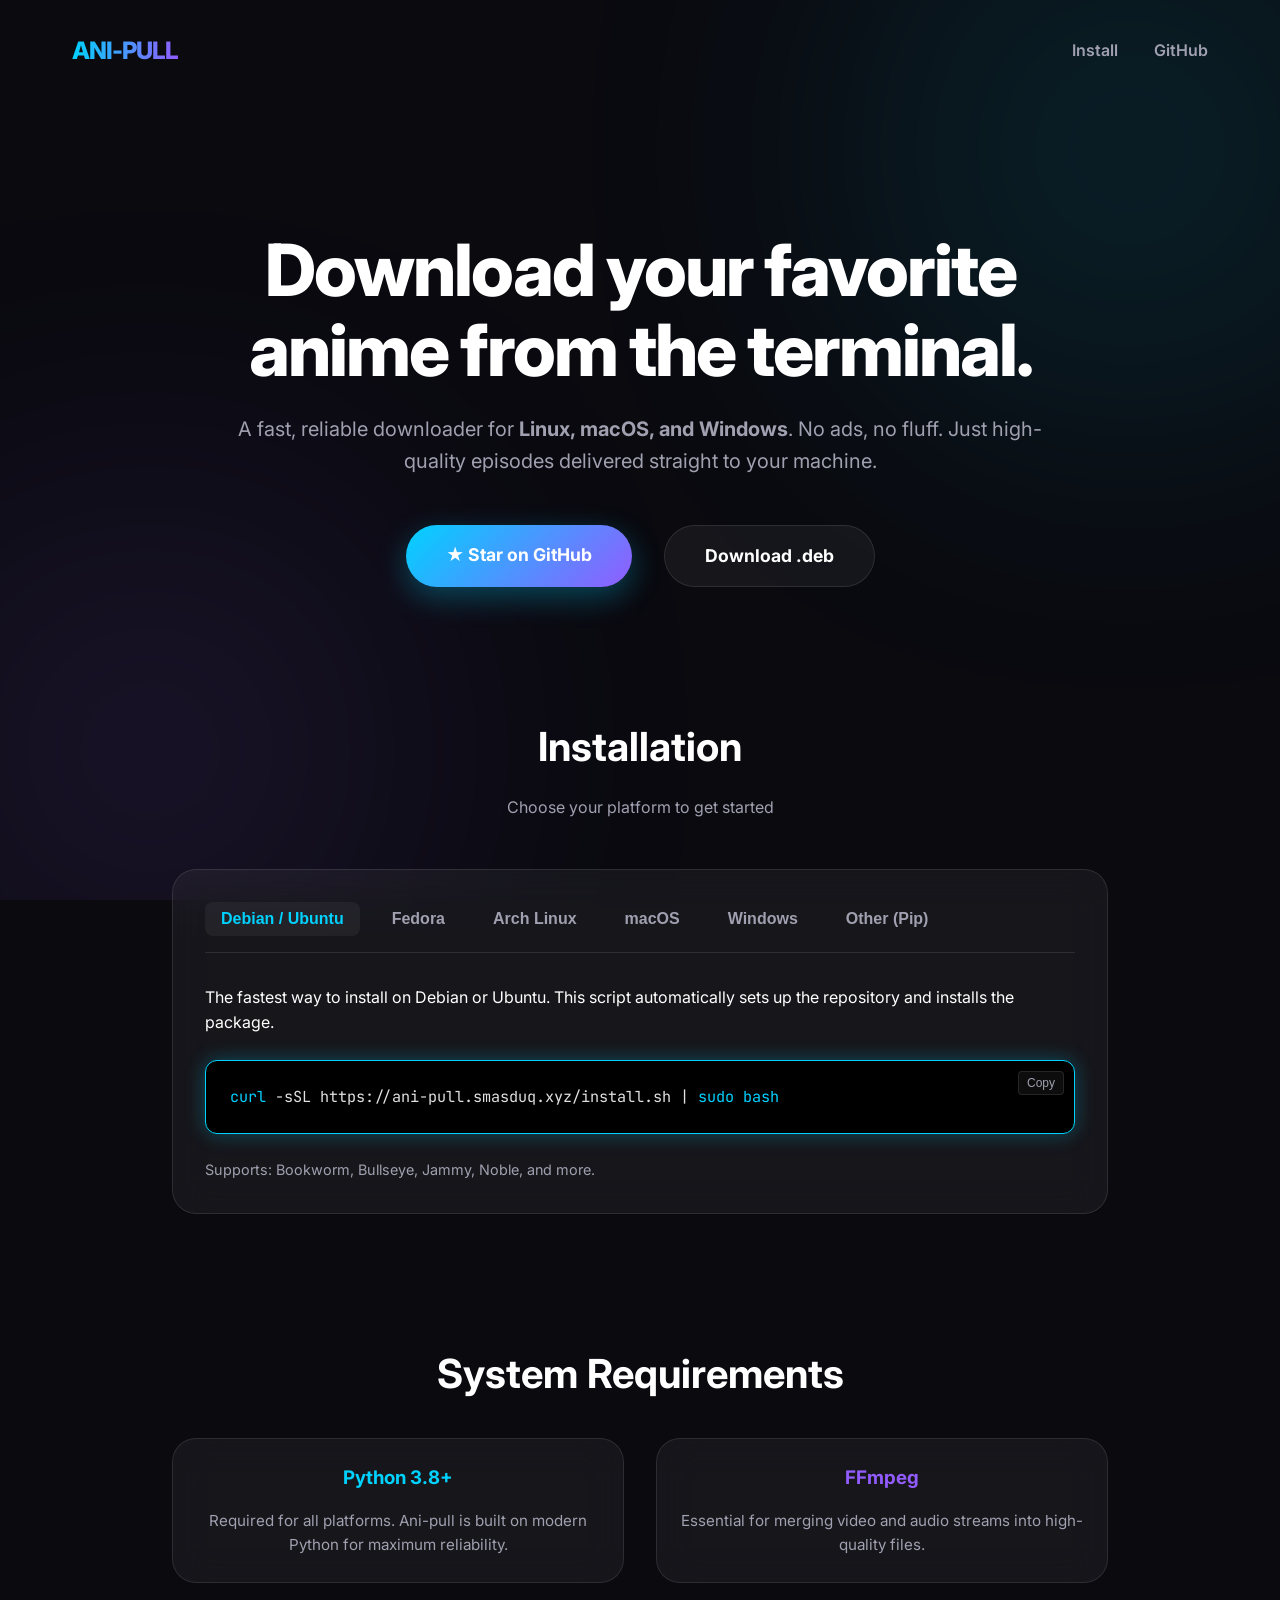
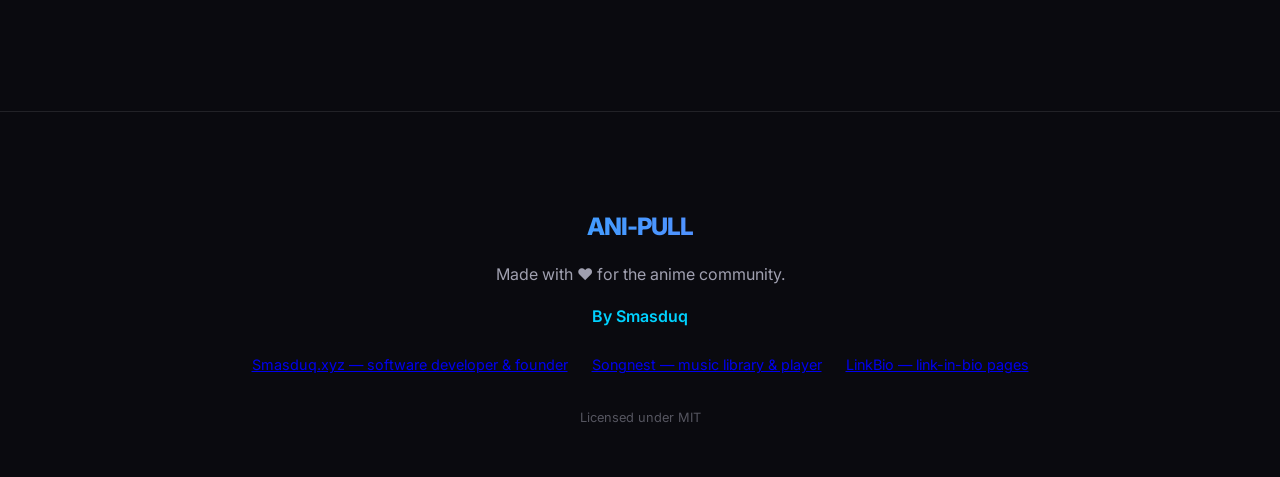
<file: index.html>
<!DOCTYPE html>
<html lang="en">

<head>
    <meta charset="UTF-8">
    <meta name="viewport" content="width=device-width, initial-scale=1.0">
    <title>Ani-Pull | High Performance Anime Downloader</title>
    <meta name="description"
        content="Ani-Pull is a fast, reliable anime downloader for Linux, macOS, and Windows. No ads, no fluff — just high-quality episodes delivered straight to your machine.">
    <link rel="canonical" href="https://ani-pull.smasduq.xyz/">
    <link rel="icon" type="image/png" href="/favicon.png">
    <meta property="og:type" content="website">
    <meta property="og:site_name" content="Ani-Pull">
    <meta property="og:url" content="https://ani-pull.smasduq.xyz/">
    <meta property="og:title" content="Ani-Pull | High Performance Anime Downloader">
    <meta property="og:description"
        content="A fast, reliable anime downloader for Linux, macOS, and Windows. No ads, no fluff — just high-quality episodes delivered straight to your machine.">
    <meta property="og:image" content="https://ani-pull.smasduq.xyz/og-card.jpg">
    <meta property="og:image:width" content="1200">
    <meta property="og:image:height" content="630">
    <meta name="twitter:card" content="summary_large_image">
    <meta name="twitter:title" content="Ani-Pull | High Performance Anime Downloader">
    <meta name="twitter:description"
        content="A fast, reliable anime downloader for Linux, macOS, and Windows. No ads, no fluff — just high-quality episodes delivered straight to your machine.">
    <meta name="twitter:image" content="https://ani-pull.smasduq.xyz/og-card.jpg">
    <link rel="stylesheet" href="style.css">
    <script type="application/ld+json">
        {
            "@context": "https://schema.org",
            "@type": "SoftwareApplication",
            "name": "Ani-Pull",
            "url": "https://ani-pull.smasduq.xyz/",
            "description": "A fast, reliable anime downloader for Linux, macOS, and Windows. No ads, no fluff — just high-quality episodes delivered straight to your machine.",
            "applicationCategory": "MultimediaApplication",
            "operatingSystem": "Linux, macOS, Windows",
            "isAccessibleForFree": true,
            "license": "https://opensource.org/license/mit",
            "downloadUrl": "https://github.com/Smasduq/ani-pull/releases/latest",
            "codeRepository": "https://github.com/Smasduq/ani-pull"
        }
    </script>
</head>

<body>
    <div class="bg-glow"></div>

    <header>
        <div class="logo">ANI-PULL</div>
        <nav class="nav-links">
            <a href="#install">Install</a>
            <a href="https://github.com/Smasduq/ani-pull" target="_blank">GitHub</a>
        </nav>
    </header>

    <main>
        <section class="hero">
            <h1>Download your favorite anime <span>from the terminal.</span></h1>
            <p>A fast, reliable downloader for <b>Linux, macOS, and Windows</b>. No ads, no fluff. Just high-quality
                episodes delivered straight to your machine.</p>
            <div style="display: flex; justify-content: center; gap: 1rem;">
                <a href="https://github.com/Smasduq/ani-pull" target="_blank" class="btn-primary">★ Star on GitHub</a>
                <a href="https://github.com/Smasduq/ani-pull/releases/latest" class="btn-secondary">Download .deb</a>
            </div>
        </section>

        <section class="install-section" id="install">
            <h2 style="text-align: center; font-size: 2.5rem; margin-bottom: 1rem;">Installation</h2>
            <p style="text-align: center; color: var(--text-dim); margin-bottom: 2rem;">Choose your platform to get
                started</p>

            <div class="tabs-container">
                <div class="tabs-header">
                    <button class="tab-btn active" onclick="showTab('debian')">Debian / Ubuntu</button>
                    <button class="tab-btn" onclick="showTab('fedora')">Fedora</button>
                    <button class="tab-btn" onclick="showTab('arch')">Arch Linux</button>
                    <button class="tab-btn" onclick="showTab('macos')">macOS</button>
                    <button class="tab-btn" onclick="showTab('windows')">Windows</button>
                    <button class="tab-btn" onclick="showTab('python')">Other (Pip)</button>
                </div>

                <!-- Debian Tab -->
                <div id="debian" class="tab-content active">
                    <p style="margin-bottom: 1.5rem;">The fastest way to install on Debian or Ubuntu. This script
                        automatically sets up the repository and installs the package.</p>
                    <div class="code-block" style="border-color: var(--primary); box-shadow: 0 0 20px var(--glow);">
                        <button class="copy-btn">Copy</button>
                        <span>curl</span> -sSL https://ani-pull.smasduq.xyz/install.sh | <span>sudo bash</span>
                    </div>
                    <p style="margin-top: 1.5rem; color: var(--text-dim); font-size: 0.9rem;">Supports: Bookworm,
                        Bullseye, Jammy, Noble, and more.</p>
                </div>

                <!-- macOS Tab -->
                <div id="macos" class="tab-content">
                    <p style="margin-bottom: 1.5rem;">Install using <code>pip</code>. macOS users should also install
                        <code>ffmpeg</code> via Homebrew.
                    </p>
                    <div class="code-block">
                        <button class="copy-btn">Copy</button>
                        brew install ffmpeg<br>
                        pip3 install ani-pull
                    </div>
                </div>

                <!-- Fedora Tab -->
                <div id="fedora" class="tab-content">
                    <p style="margin-bottom: 1.5rem;">Native support for Fedora and other RPM-based distributions.</p>
                    <div style="margin-bottom: 2rem;">
                        <a href="https://github.com/Smasduq/ani-pull/releases/latest" class="btn-secondary"
                            style="margin-left: 0; padding: 0.8rem 1.5rem; font-size: 0.9rem;">Download .rpm</a>
                    </div>
                    <div class="code-block">
                        <button class="copy-btn">Copy</button>
                        <span># Install using dnf</span><br>
                        sudo dnf install ./ani-pull-1.1.0-1.noarch.rpm
                    </div>
                </div>

                <!-- Arch Tab -->
                <div id="arch" class="tab-content">
                    <p style="margin-bottom: 1rem;">Build from the official PKGBUILD.</p>
                    <div class="code-block">
                        <button class="copy-btn">Copy</button>
                        git clone https://github.com/Smasduq/ani-pull<br>
                        cd ani-pull/packaging/arch<br>
                        <span>makepkg -si</span>
                    </div>
                </div>

                <!-- Windows Tab -->
                <div id="windows" class="tab-content">
                    <p style="margin-bottom: 1.5rem;">Install on Windows using <code>pip</code>. You will also need <code>ffmpeg</code> installed on your system path.</p>
                    <div class="code-block">
                        <button class="copy-btn">Copy</button>
                        <span># Install ffmpeg via winget</span><br>
                        winget install ffmpeg<br><br>
                        <span># Install ani-pull</span><br>
                        pip install ani-pull
                    </div>
                </div>

                <!-- Python Tab -->
                <div id="python" class="tab-content">
                    <p style="margin-bottom: 1rem;">Install as a standard Python package.</p>
                    <div class="code-block">
                        <button class="copy-btn">Copy</button>
                        pip install ani-pull
                    </div>
                </div>
            </div>
        </section>

        <section style="padding: 4rem 2rem; max-width: 1000px; margin: 0 auto; text-align: center;">
            <h2 style="font-size: 2.5rem; margin-bottom: 2rem;">System Requirements</h2>
            <div style="display: grid; grid-template-columns: repeat(auto-fit, minmax(250px, 1fr)); gap: 2rem;">
                <div class="tabs-container" style="margin-top: 0; padding: 1.5rem;">
                    <h3 style="color: var(--primary); margin-bottom: 1rem;">Python 3.8+</h3>
                    <p style="color: var(--text-dim); font-size: 0.95rem;">Required for all platforms. Ani-pull is built
                        on modern Python for maximum reliability.</p>
                </div>
                <div class="tabs-container" style="margin-top: 0; padding: 1.5rem;">
                    <h3 style="color: var(--secondary); margin-bottom: 1rem;">FFmpeg</h3>
                    <p style="color: var(--text-dim); font-size: 0.95rem;">Essential for merging video and audio streams
                        into high-quality files.</p>
                </div>
            </div>
        </section>
    </main>

    <footer>
        <div class="footer-content">
            <div class="logo" style="margin-bottom: 1rem;">ANI-PULL</div>
            <p>Made with ❤️ for the anime community.</p>
            <div class="author">By Smasduq</div>
            <nav aria-label="Other projects by Smasduq"
                style="margin-top: 1.5rem; display: flex; flex-wrap: wrap; gap: 0.75rem 1.5rem; justify-content: center; font-size: 0.9rem;">
                <a href="https://smasduq.xyz">Smasduq.xyz — software developer &amp; founder</a>
                <a href="https://songnest.smasduq.xyz">Songnest — music library &amp; player</a>
                <a href="https://link.smasduq.xyz">LinkBio — link-in-bio pages</a>
            </nav>
            <p style="margin-top: 2rem; font-size: 0.8rem; opacity: 0.5;">Licensed under MIT</p>
        </div>
    </footer>

    <script>
        function showTab(tabId) {
            // Remove active class from all buttons and contents
            document.querySelectorAll('.tab-btn').forEach(btn => btn.classList.remove('active'));
            document.querySelectorAll('.tab-content').forEach(content => content.classList.remove('active'));

            // Add active class to selected button and content
            event.currentTarget.classList.add('active');
            document.getElementById(tabId).classList.add('active');
        }

        // Simple Copy Logic
        document.querySelectorAll('.copy-btn').forEach(btn => {
            btn.addEventListener('click', () => {
                const code = btn.parentElement.innerText.replace('Copy', '').trim();
                navigator.clipboard.writeText(code);
                const originalText = btn.innerText;
                btn.innerText = 'Copied!';
                setTimeout(() => btn.innerText = originalText, 2000);
            });
        });
    </script>
</body>

</html>
</file>
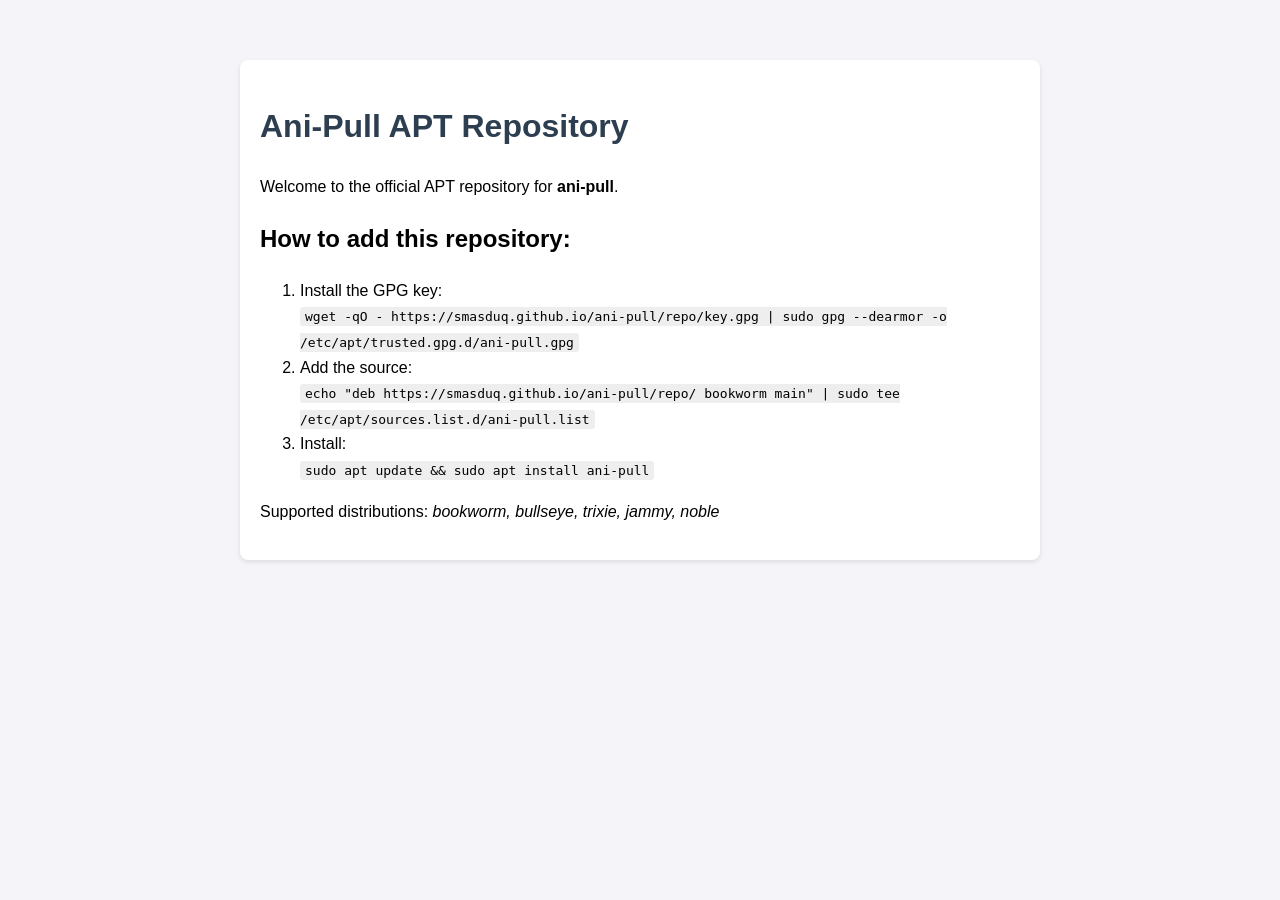
<file: repo/index.html>
<!DOCTYPE html>
<html lang="en">
<head>
    <meta charset="UTF-8">
    <meta name="viewport" content="width=device-width, initial-scale=1.0">
    <title>Ani-Pull APT Repository</title>
    <style>
        body { font-family: sans-serif; line-height: 1.6; max-width: 800px; margin: 40px auto; padding: 20px; background: #f4f4f9; }
        h1 { color: #2c3e50; }
        code { background: #eee; padding: 2px 5px; border-radius: 3px; }
        .box { background: #fff; padding: 20px; border-radius: 8px; box-shadow: 0 2px 5px rgba(0,0,0,0.1); }
    </style>
</head>
<body>
    <div class="box">
        <h1>Ani-Pull APT Repository</h1>
        <p>Welcome to the official APT repository for <strong>ani-pull</strong>.</p>
        
        <h2>How to add this repository:</h2>
        <ol>
            <li>Install the GPG key:<br>
                <code>wget -qO - https://smasduq.github.io/ani-pull/repo/key.gpg | sudo gpg --dearmor -o /etc/apt/trusted.gpg.d/ani-pull.gpg</code>
            </li>
            <li>Add the source:<br>
                <code>echo "deb https://smasduq.github.io/ani-pull/repo/ bookworm main" | sudo tee /etc/apt/sources.list.d/ani-pull.list</code>
            </li>
            <li>Install:<br>
                <code>sudo apt update && sudo apt install ani-pull</code>
            </li>
        </ol>
        <p>Supported distributions: <em>bookworm, bullseye, trixie, jammy, noble</em></p>
    </div>
</body>
</html>
</file>
<file: style.css>
@import url('https://fonts.googleapis.com/css2?family=Inter:wght@300;400;600;800&family=JetBrains+Mono&display=swap');

:root {
    --bg: #0a0a0f;
    --card-bg: rgba(255, 255, 255, 0.03);
    --border: rgba(255, 255, 255, 0.1);
    --primary: #00d2ff;
    --secondary: #925cff;
    --text: #ffffff;
    --text-dim: #a0a0b0;
    --accent: #3a86ff;
    --glass: rgba(255, 255, 255, 0.05);
    --glow: rgba(0, 210, 255, 0.3);
}

* {
    margin: 0;
    padding: 0;
    box-sizing: border-box;
}

body {
    background-color: var(--bg);
    color: var(--text);
    font-family: 'Inter', sans-serif;
    line-height: 1.6;
    overflow-x: hidden;
}

/* Background Animation */
.bg-glow {
    position: fixed;
    top: 0;
    left: 0;
    width: 100%;
    height: 100%;
    z-index: -1;
    overflow: hidden;
}

.bg-glow::before, .bg-glow::after {
    content: '';
    position: absolute;
    width: 500px;
    height: 500px;
    border-radius: 50%;
    filter: blur(150px);
    opacity: 0.15;
}

.bg-glow::before {
    background: var(--primary);
    top: -100px;
    right: -100px;
}

.bg-glow::after {
    background: var(--secondary);
    bottom: -100px;
    left: -100px;
}

/* Header */
header {
    padding: 2rem;
    display: flex;
    justify-content: space-between;
    align-items: center;
    max-width: 1200px;
    margin: 0 auto;
}

.logo {
    font-weight: 800;
    font-size: 1.5rem;
    letter-spacing: -1px;
    background: linear-gradient(90deg, var(--primary), var(--secondary));
    -webkit-background-clip: text;
    -webkit-text-fill-color: transparent;
}

.nav-links a {
    color: var(--text-dim);
    text-decoration: none;
    margin-left: 2rem;
    font-weight: 600;
    transition: color 0.3s;
}

.nav-links a:hover {
    color: var(--primary);
}

/* Hero */
.hero {
    padding: 8rem 2rem 4rem;
    text-align: center;
    max-width: 900px;
    margin: 0 auto;
}

h1 {
    font-size: 4.5rem;
    font-weight: 800;
    margin-bottom: 1.5rem;
    letter-spacing: -2px;
    line-height: 1.1;
}

.hero p {
    font-size: 1.25rem;
    color: var(--text-dim);
    margin-bottom: 3rem;
}

.btn-primary, .btn-secondary {
    display: inline-block;
    padding: 1rem 2.5rem;
    border-radius: 50px;
    font-weight: 700;
    font-size: 1.1rem;
    text-decoration: none;
    transition: transform 0.3s, box-shadow 0.3s;
}

.btn-primary {
    background: linear-gradient(135deg, var(--primary), var(--secondary));
    color: white;
    box-shadow: 0 10px 30px var(--glow);
}

.btn-secondary {
    background: var(--glass);
    color: var(--text);
    border: 1px solid var(--border);
    margin-left: 1rem;
}

.btn-primary:hover, .btn-secondary:hover {
    transform: translateY(-3px);
}

.btn-primary:hover {
    box-shadow: 0 15px 40px var(--glow);
}

.btn-secondary:hover {
    background: rgba(255, 255, 255, 0.1);
    border-color: var(--primary);
}

/* Tabs */
.install-section {
    padding: 4rem 2rem;
    max-width: 1000px;
    margin: 0 auto;
}

.tabs-container {
    background: var(--glass);
    border: 1px solid var(--border);
    border-radius: 24px;
    backdrop-filter: blur(20px);
    padding: 2rem;
    margin-top: 3rem;
}

.tabs-header {
    display: flex;
    gap: 1rem;
    margin-bottom: 2rem;
    border-bottom: 1px solid var(--border);
    padding-bottom: 1rem;
    overflow-x: auto;
}

.tab-btn {
    background: none;
    border: none;
    color: var(--text-dim);
    font-weight: 600;
    font-size: 1rem;
    cursor: pointer;
    padding: 0.5rem 1rem;
    border-radius: 8px;
    transition: all 0.3s;
    white-space: nowrap;
}

.tab-btn.active {
    background: var(--glass);
    color: var(--primary);
}

.tab-content {
    display: none;
    animation: fadeIn 0.5s ease;
}

.tab-content.active {
    display: block;
}

@keyframes fadeIn {
    from { opacity: 0; transform: translateY(10px); }
    to { opacity: 1; transform: translateY(0); }
}

.code-block {
    background: #000;
    padding: 1.5rem;
    border-radius: 12px;
    font-family: 'JetBrains Mono', monospace;
    font-size: 0.95rem;
    color: #e0e0e0;
    position: relative;
    overflow-x: auto;
    border: 1px solid var(--border);
}

.code-block span {
    color: var(--primary);
}

.copy-btn {
    position: absolute;
    top: 10px;
    right: 10px;
    background: var(--glass);
    border: 1px solid var(--border);
    color: var(--text-dim);
    padding: 4px 8px;
    border-radius: 4px;
    font-size: 0.75rem;
    cursor: pointer;
}

/* Footer */
footer {
    padding: 6rem 2rem 3rem;
    text-align: center;
    border-top: 1px solid var(--border);
    margin-top: 4rem;
}

.footer-content {
    max-width: 1200px;
    margin: 0 auto;
    color: var(--text-dim);
}

.author {
    margin-top: 1rem;
    font-weight: 600;
    color: var(--primary);
}

/* Responsive */
@media (max-width: 768px) {
    h1 { font-size: 3rem; }
    .hero { padding-top: 4rem; }
}
</file>
